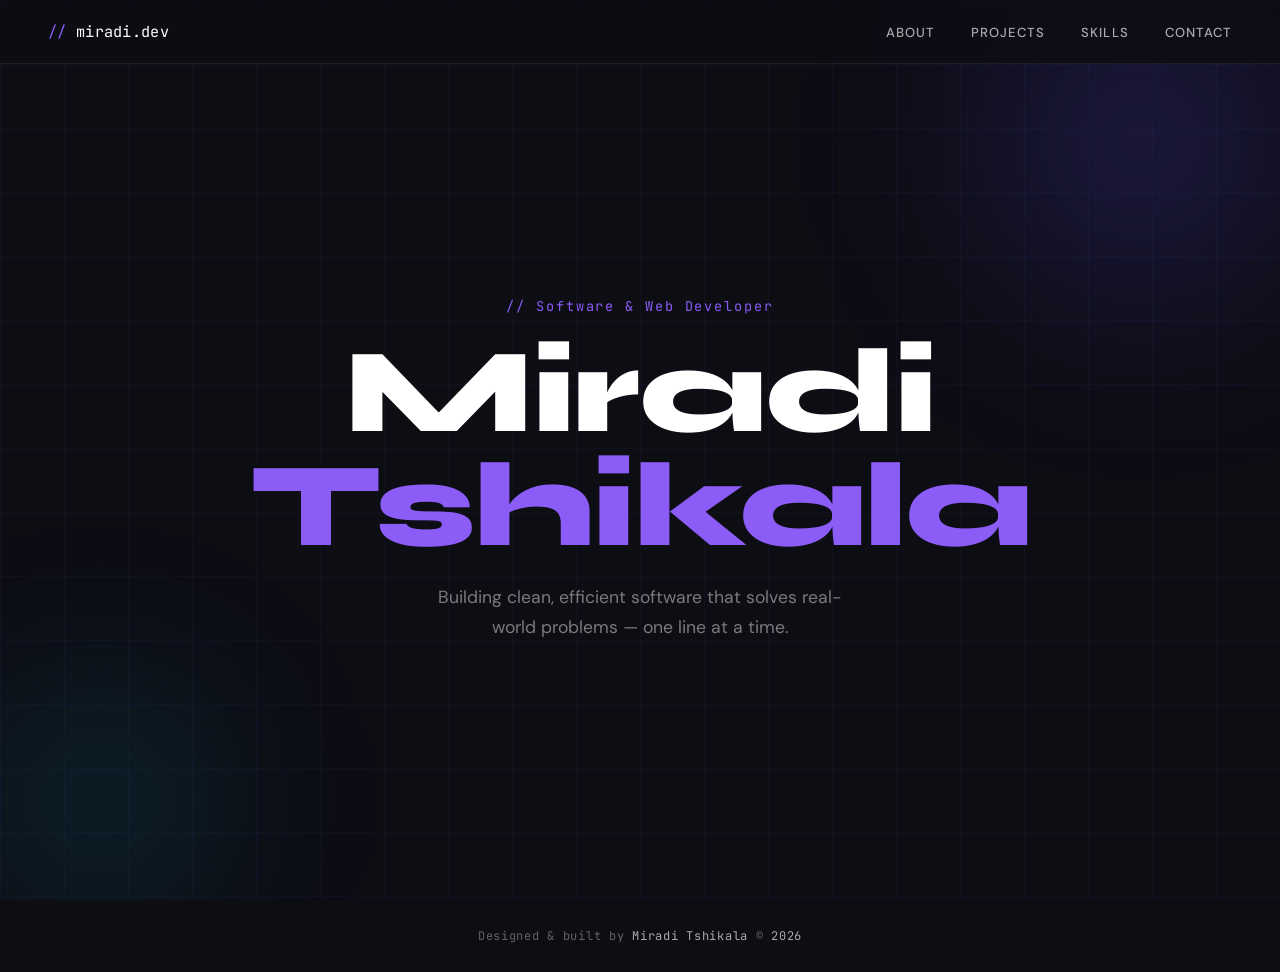
<file: index.html>
<!DOCTYPE html>
<html lang="en">
<head>
  <meta charset="UTF-8">
  <meta name="viewport" content="width=device-width, initial-scale=1.0">
  <title>Miradi Tshikala | Software Developer</title>
  <link rel="preconnect" href="https://fonts.googleapis.com">
  <link href="https://fonts.googleapis.com/css2?family=Syne:wght@400;600;700;800&family=DM+Sans:wght@400;500;600&family=JetBrains+Mono:wght@400;500&display=swap" rel="stylesheet">
  <link rel="stylesheet" href="style.css">
</head>
<body>

<!-- NAV -->
<nav>
  <div class="nav-logo"><span>//</span> miradi.dev</div>
  <ul class="nav-links" id="navLinks">
    <li><a href="about.html">About</a></li>
    <li><a href="projects.html">Projects</a></li>
    <li><a href="skills.html">Skills</a></li>
    <li><a href="contact.html">Contact</a></li>
  </ul>
  <button class="nav-menu-btn" id="menuBtn" aria-label="Toggle menu">
    <span></span><span></span><span></span>
  </button>
</nav>

<!-- HERO -->
<section id="hero">
  <div class="hero-orb hero-orb-1"></div>
  <div class="hero-orb hero-orb-2"></div>

  <p class="hero-eyebrow">// Software &amp; Web Developer</p>
  <h1 class="hero-name">Miradi<br><span class="accent">Tshikala</span></h1>
  <p class="hero-sub">Building clean, efficient software that solves real-world problems — one line at a time.</p>
</section>

<!-- FOOTER -->
<footer>
  <p>Designed &amp; built by <span>Miradi Tshikala</span> &copy; <span id="year"></span></p>
</footer>

<script src="script.js"></script>
</body>
</html>
</file>
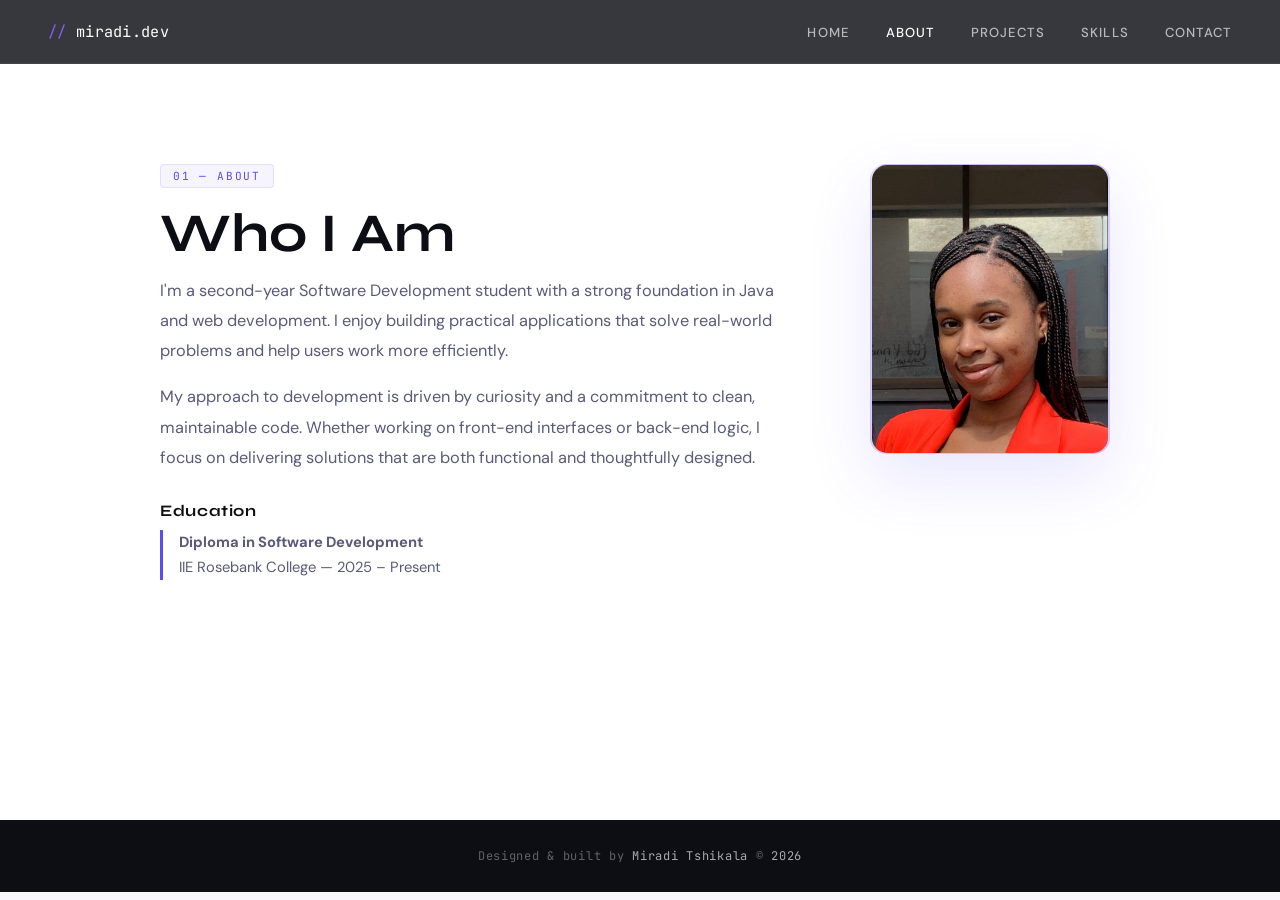
<file: about.html>
<!DOCTYPE html>
<html lang="en">
<head>
  <meta charset="UTF-8">
  <meta name="viewport" content="width=device-width, initial-scale=1.0">
  <title>About | Miradi Tshikala</title>
  <link rel="preconnect" href="https://fonts.googleapis.com">
  <link href="https://fonts.googleapis.com/css2?family=Syne:wght@400;600;700;800&family=DM+Sans:wght@400;500;600&family=JetBrains+Mono:wght@400;500&display=swap" rel="stylesheet">
  <link rel="stylesheet" href="style.css">
  <style>
    body { padding-top: 64px; }
    #about { min-height: calc(100vh - 64px - 80px); }
  </style>
</head>
<body>

<!-- NAV -->
<nav>
  <div class="nav-logo"><span>//</span> miradi.dev</div>
  <ul class="nav-links" id="navLinks">
    <li><a href="index.html">Home</a></li>
    <li><a href="about.html" class="active">About</a></li>
    <li><a href="projects.html">Projects</a></li>
    <li><a href="skills.html">Skills</a></li>
    <li><a href="contact.html">Contact</a></li>
  </ul>
  <button class="nav-menu-btn" id="menuBtn" aria-label="Toggle menu">
    <span></span><span></span><span></span>
  </button>
</nav>

<!-- ABOUT -->
<section id="about">
  <div class="about-inner">
    <div class="about-text reveal">
      <span class="section-tag">01 — About</span>
      <h2 class="section-heading">Who I Am</h2>

      <p>
        I'm a second-year Software Development student with a strong foundation in
        Java and web development. I enjoy building practical applications that solve
        real-world problems and help users work more efficiently.
      </p>
      <p>
        My approach to development is driven by curiosity and a commitment to clean,
        maintainable code. Whether working on front-end interfaces or back-end logic,
        I focus on delivering solutions that are both functional and thoughtfully designed.
      </p>

      <div class="education-label">Education</div>
      <div class="education-item">
        <strong>Diploma in Software Development</strong><br>
        IIE Rosebank College &mdash; 2025 &ndash; Present
      </div>
    </div>

    <div class="about-photo-wrap reveal">
      <div class="about-photo-placeholder">
        <img src="IMG_2064.jpg" alt="Miradi Tshikala" class="about-photo">
      </div>
    </div>
  </div>
</section>

<!-- FOOTER -->
<footer>
  <p>Designed &amp; built by <span>Miradi Tshikala</span> &copy; <span id="year"></span></p>
</footer>

<script src="script.js"></script>
</body>
</html>
</file>
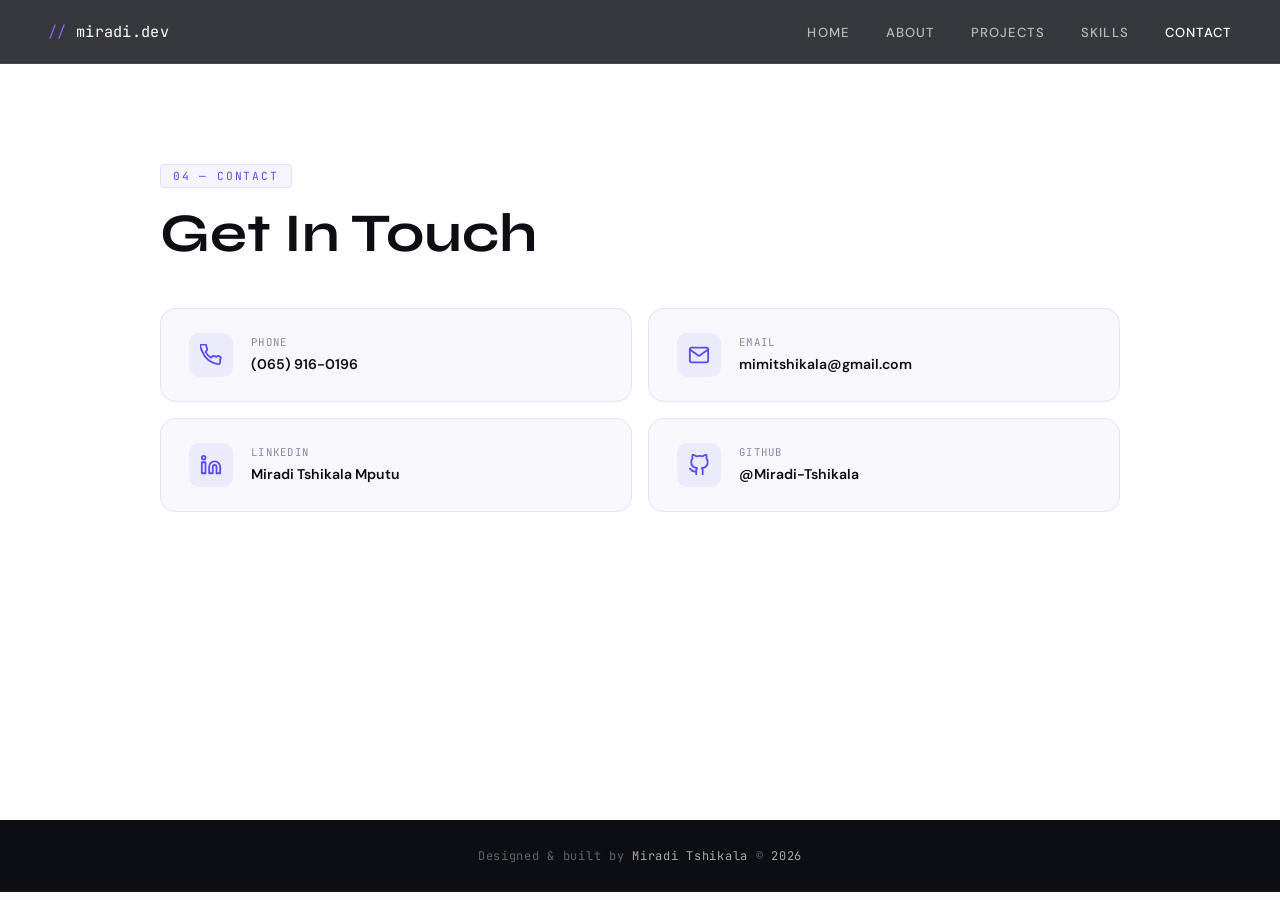
<file: contact.html>
<!DOCTYPE html>
<html lang="en">
<head>
  <meta charset="UTF-8">
  <meta name="viewport" content="width=device-width, initial-scale=1.0">
  <title>Contact | Miradi Tshikala</title>
  <link rel="preconnect" href="https://fonts.googleapis.com">
  <link href="https://fonts.googleapis.com/css2?family=Syne:wght@400;600;700;800&family=DM+Sans:wght@400;500;600&family=JetBrains+Mono:wght@400;500&display=swap" rel="stylesheet">
  <link rel="stylesheet" href="style.css">
  <style>
    body { padding-top: 64px; }
    #contact { min-height: calc(100vh - 64px - 80px); }
  </style>
</head>
<body>
 
<!-- NAV -->
<nav>
  <div class="nav-logo"><span>//</span> miradi.dev</div>
  <ul class="nav-links" id="navLinks">
    <li><a href="index.html">Home</a></li>
    <li><a href="about.html">About</a></li>
    <li><a href="projects.html">Projects</a></li>
    <li><a href="skills.html">Skills</a></li>
    <li><a href="contact.html" class="active">Contact</a></li>
  </ul>
  <button class="nav-menu-btn" id="menuBtn" aria-label="Toggle menu">
    <span></span><span></span><span></span>
  </button>
</nav>

<!-- CONTACT -->
<section id="contact">
  <div class="contact-inner">
    <span class="section-tag reveal">04 — Contact</span>
    <h2 class="section-heading reveal">Get In Touch</h2>

    <div class="contact-grid">

      <!-- Phone -->
      <div class="contact-card reveal">
        <div class="contact-icon">
          <svg width="22" height="22" viewBox="0 0 24 24" fill="none" stroke="currentColor" stroke-width="2" stroke-linecap="round" stroke-linejoin="round">
            <path d="M22 16.92v3a2 2 0 01-2.18 2 19.79 19.79 0 01-8.63-3.07A19.5 19.5 0 013.07 9.18a19.79 19.79 0 01-3.07-8.67A2 2 0 012 .5h3a2 2 0 012 1.72c.127.96.361 1.903.7 2.81a2 2 0 01-.45 2.11L6.09 8.91a16 16 0 006 6l1.27-1.27a2 2 0 012.11-.45c.907.339 1.85.573 2.81.7A2 2 0 0122 16.92z"/>
          </svg>
        </div>
        <div>
          <div class="contact-label">Phone</div>
          <div class="contact-value"><a href="tel:+27659160196">(065) 916-0196</a></div>
        </div>
      </div>

      <!-- Email -->
      <div class="contact-card reveal">
        <div class="contact-icon">
          <svg width="22" height="22" viewBox="0 0 24 24" fill="none" stroke="currentColor" stroke-width="2" stroke-linecap="round" stroke-linejoin="round">
            <path d="M4 4h16c1.1 0 2 .9 2 2v12c0 1.1-.9 2-2 2H4c-1.1 0-2-.9-2-2V6c0-1.1.9-2 2-2z"/><polyline points="22,6 12,13 2,6"/>
          </svg>
        </div>
        <div>
          <div class="contact-label">Email</div>
          <div class="contact-value"><a href="mailto:mimitshikala@gmail.com">mimitshikala@gmail.com</a></div>
        </div>
      </div>

      <!-- LinkedIn -->
      <div class="contact-card reveal">
        <div class="contact-icon">
          <svg width="22" height="22" viewBox="0 0 24 24" fill="none" stroke="currentColor" stroke-width="2" stroke-linecap="round" stroke-linejoin="round">
            <path d="M16 8a6 6 0 016 6v7h-4v-7a2 2 0 00-2-2 2 2 0 00-2 2v7h-4v-7a6 6 0 016-6z"/><rect x="2" y="9" width="4" height="12"/><circle cx="4" cy="4" r="2"/>
          </svg>
        </div>
        <div>
          <div class="contact-label">LinkedIn</div>
          <div class="contact-value">
            <a href="https://www.linkedin.com/in/miradi-tshikala-mputu-727657329/" target="_blank" rel="noopener">Miradi Tshikala Mputu</a>
          </div>
        </div>
      </div>

      <!-- GitHub -->
      <div class="contact-card reveal">
        <div class="contact-icon">
          <svg width="22" height="22" viewBox="0 0 24 24" fill="none" stroke="currentColor" stroke-width="2" stroke-linecap="round" stroke-linejoin="round">
            <path d="M9 19c-5 1.5-5-2.5-7-3m14 6v-3.87a3.37 3.37 0 00-.94-2.61c3.14-.35 6.44-1.54 6.44-7A5.44 5.44 0 0020 4.77 5.07 5.07 0 0019.91 1S18.73.65 16 2.48a13.38 13.38 0 00-7 0C6.27.65 5.09 1 5.09 1A5.07 5.07 0 005 4.77a5.44 5.44 0 00-1.5 3.78c0 5.42 3.3 6.61 6.44 7A3.37 3.37 0 009 18.13V22"/>
          </svg>
        </div>
        <div>
          <div class="contact-label">GitHub</div>
          <div class="contact-value">
            <a href="https://github.com/Miradi-Tshikala" target="_blank" rel="noopener">@Miradi-Tshikala</a>
          </div>
        </div>
      </div>

    </div>
  </div>
</section>

<!-- FOOTER -->
<footer>
  <p>Designed &amp; built by <span>Miradi Tshikala</span> &copy; <span id="year"></span></p>
</footer>

<script src="script.js"></script>
</body>
</html>
</file>
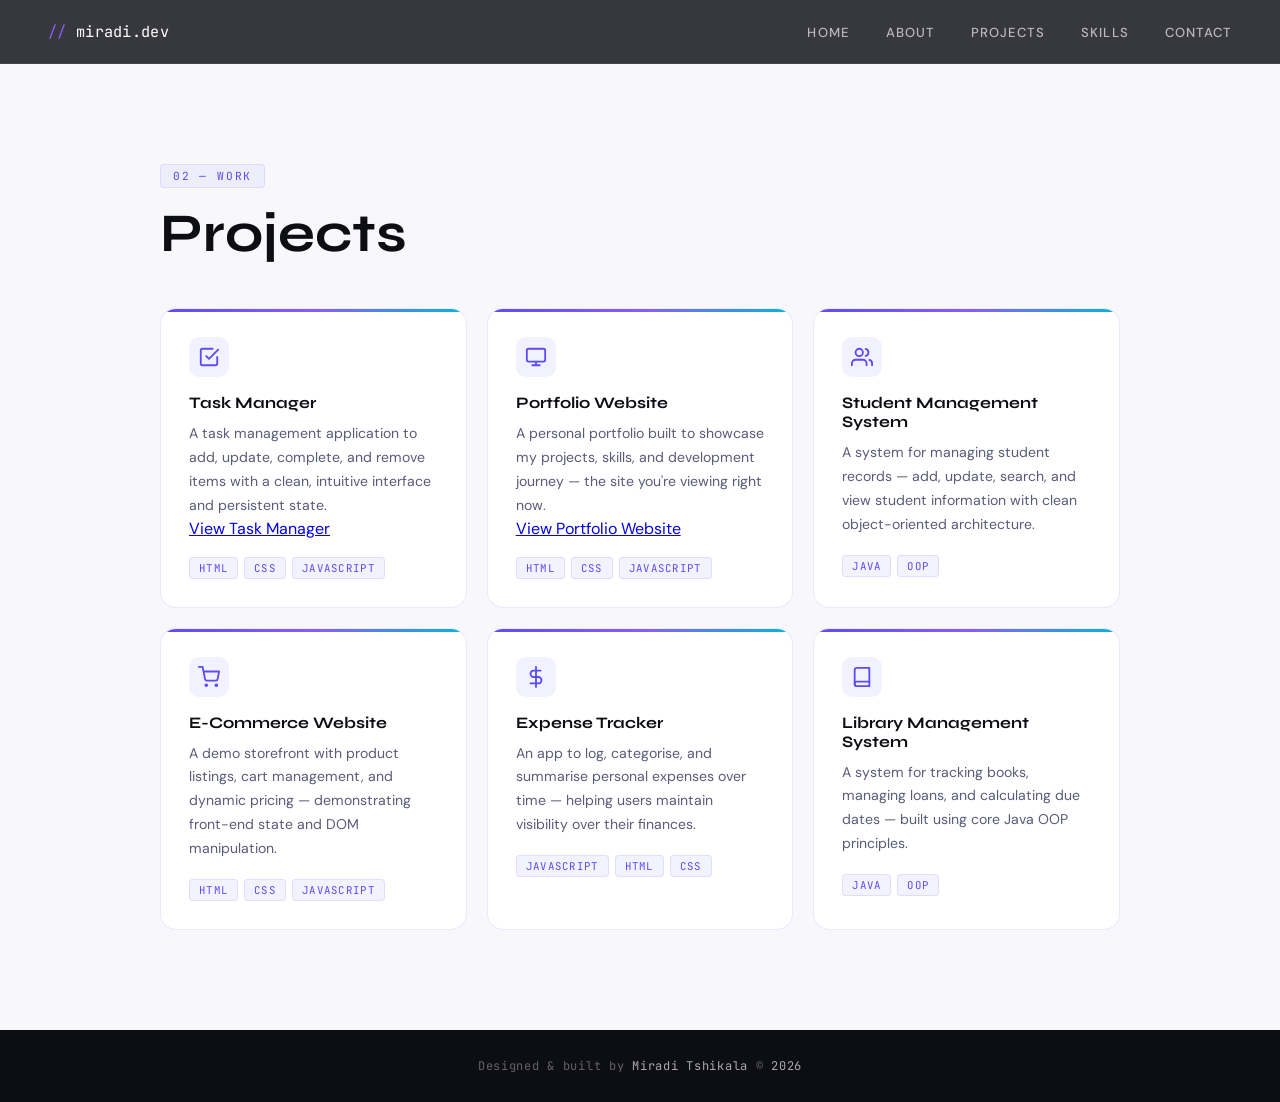
<file: projects.html>
<!DOCTYPE html>
<html lang="en">
<head>
  <meta charset="UTF-8">
  <meta name="viewport" content="width=device-width, initial-scale=1.0">
  <title>Projects | Miradi Tshikala</title>
  <link rel="preconnect" href="https://fonts.googleapis.com">
  <link href="https://fonts.googleapis.com/css2?family=Syne:wght@400;600;700;800&family=DM+Sans:wght@400;500;600&family=JetBrains+Mono:wght@400;500&display=swap" rel="stylesheet">
  <link rel="stylesheet" href="style.css">
  <style>
    body { padding-top: 64px; }
    #projects { min-height: calc(100vh - 64px - 80px); }
  </style>
</head>
<body>
 
<!-- NAV -->
<nav>
  <div class="nav-logo"><span>//</span> miradi.dev</div>
  <ul class="nav-links" id="navLinks">
    <li><a href="index.html">Home</a></li>
    <li><a href="about.html">About</a></li>
    <li><a href="projects.html" class="active">Projects</a></li>
    <li><a href="skills.html">Skills</a></li>
    <li><a href="contact.html">Contact</a></li>
  </ul>
  <button class="nav-menu-btn" id="menuBtn" aria-label="Toggle menu">
    <span></span><span></span><span></span>
  </button>
</nav>

<!-- PROJECTS -->
<section id="projects">
  <div class="projects-inner">
    <span class="section-tag reveal">02 — Work</span>
    <h2 class="section-heading reveal">Projects</h2>

    <div class="projects-grid">

      <!-- Task Manager -->
      <div class="project-card reveal">
        <div class="project-icon">
          <svg width="22" height="22" viewBox="0 0 24 24" fill="none" stroke="currentColor" stroke-width="2" stroke-linecap="round" stroke-linejoin="round">
            <path d="M9 11l3 3L22 4"/><path d="M21 12v7a2 2 0 01-2 2H5a2 2 0 01-2-2V5a2 2 0 012-2h11"/>
          </svg>
        </div>
        <div class="project-name">Task Manager</div>
        <p class="project-desc">A task management application to add, update, complete, and remove items with a clean, intuitive interface and persistent state.</p>
        <a href="https://task-manager-68v8.vercel.app/" class="project-link">View Task Manager </a>
        <div class="project-tags">
          <span class="proj-tag">HTML</span>
          <span class="proj-tag">CSS</span>
          <span class="proj-tag">JavaScript</span>
        </div>
      </div>

      <!-- Portfolio Website -->
      <div class="project-card reveal">
        <div class="project-icon">
          <svg width="22" height="22" viewBox="0 0 24 24" fill="none" stroke="currentColor" stroke-width="2" stroke-linecap="round" stroke-linejoin="round">
            <rect x="2" y="3" width="20" height="14" rx="2"/><path d="M8 21h8M12 17v4"/>
          </svg>
        </div>
        <div class="project-name">Portfolio Website</div>
        <p class="project-desc">A personal portfolio built to showcase my projects, skills, and development journey — the site you're viewing right now.</p>
        <a href="https://my-portfolio-peach-xi-86.vercel.app/" class="project-link">View Portfolio Website </a><div class="project-tags">
          <span class="proj-tag">HTML</span>
          <span class="proj-tag">CSS</span>
          <span class="proj-tag">JavaScript</span>
        </div>
      </div>

      <!-- Student Management System -->
      <div class="project-card reveal">
        <div class="project-icon">
          <svg width="22" height="22" viewBox="0 0 24 24" fill="none" stroke="currentColor" stroke-width="2" stroke-linecap="round" stroke-linejoin="round">
            <path d="M17 21v-2a4 4 0 00-4-4H5a4 4 0 00-4 4v2"/><circle cx="9" cy="7" r="4"/><path d="M23 21v-2a4 4 0 00-3-3.87M16 3.13a4 4 0 010 7.75"/>
          </svg>
        </div>
        <div class="project-name">Student Management System</div>
        <p class="project-desc">A system for managing student records — add, update, search, and view student information with clean object-oriented architecture.</p>
        <div class="project-tags">
          <span class="proj-tag">Java</span>
          <span class="proj-tag">OOP</span>
        </div>
      </div>

      <!-- E-Commerce Website -->
      <div class="project-card reveal">
        <div class="project-icon">
          <svg width="22" height="22" viewBox="0 0 24 24" fill="none" stroke="currentColor" stroke-width="2" stroke-linecap="round" stroke-linejoin="round">
            <circle cx="9" cy="21" r="1"/><circle cx="20" cy="21" r="1"/><path d="M1 1h4l2.68 13.39a2 2 0 002 1.61h9.72a2 2 0 002-1.61L23 6H6"/>
          </svg>
        </div>
        <div class="project-name">E-Commerce Website</div>
        <p class="project-desc">A demo storefront with product listings, cart management, and dynamic pricing — demonstrating front-end state and DOM manipulation.</p>
        <div class="project-tags">
          <span class="proj-tag">HTML</span>
          <span class="proj-tag">CSS</span>
          <span class="proj-tag">JavaScript</span>
        </div>
      </div>

      <!-- Expense Tracker -->
      <div class="project-card reveal">
        <div class="project-icon">
          <svg width="22" height="22" viewBox="0 0 24 24" fill="none" stroke="currentColor" stroke-width="2" stroke-linecap="round" stroke-linejoin="round">
            <line x1="12" y1="1" x2="12" y2="23"/><path d="M17 5H9.5a3.5 3.5 0 000 7h5a3.5 3.5 0 010 7H6"/>
          </svg>
        </div>
        <div class="project-name">Expense Tracker</div>
        <p class="project-desc">An app to log, categorise, and summarise personal expenses over time — helping users maintain visibility over their finances.</p>
        <div class="project-tags">
          <span class="proj-tag">JavaScript</span>
          <span class="proj-tag">HTML</span>
          <span class="proj-tag">CSS</span>
        </div>
      </div>

      <!-- Library Management System -->
      <div class="project-card reveal">
        <div class="project-icon">
          <svg width="22" height="22" viewBox="0 0 24 24" fill="none" stroke="currentColor" stroke-width="2" stroke-linecap="round" stroke-linejoin="round">
            <path d="M4 19.5A2.5 2.5 0 016.5 17H20"/><path d="M6.5 2H20v20H6.5A2.5 2.5 0 014 19.5v-15A2.5 2.5 0 016.5 2z"/>
          </svg>
        </div>
        <div class="project-name">Library Management System</div>
        <p class="project-desc">A system for tracking books, managing loans, and calculating due dates — built using core Java OOP principles.</p>
        <div class="project-tags">
          <span class="proj-tag">Java</span>
          <span class="proj-tag">OOP</span>
        </div>
      </div>

    </div>
  </div>
</section>

<!-- FOOTER -->
<footer>
  <p>Designed &amp; built by <span>Miradi Tshikala</span> &copy; <span id="year"></span></p>
</footer>

<script src="script.js"></script>
</body>
</html>
</file>
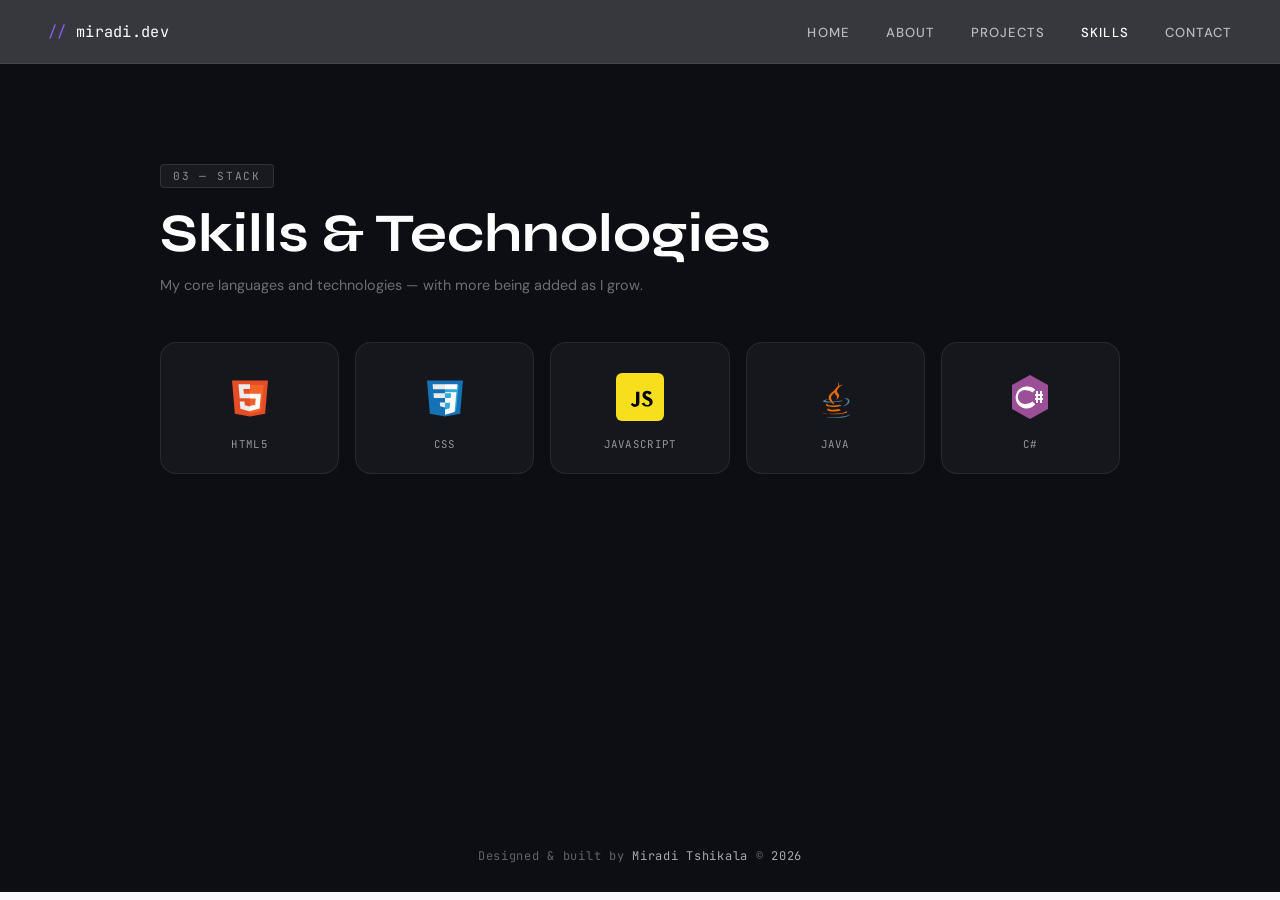
<file: skills.html>
<!DOCTYPE html>
<html lang="en">
<head>
  <meta charset="UTF-8">
  <meta name="viewport" content="width=device-width, initial-scale=1.0">
  <title>Skills | Miradi Tshikala</title>
  <link rel="preconnect" href="https://fonts.googleapis.com">
  <link href="https://fonts.googleapis.com/css2?family=Syne:wght@400;600;700;800&family=DM+Sans:wght@400;500;600&family=JetBrains+Mono:wght@400;500&display=swap" rel="stylesheet">
  <link rel="stylesheet" href="style.css">
  <style>
    body { padding-top: 64px; }
    #languages { min-height: calc(100vh - 64px - 80px); }
  </style>
</head>
<body>

<!-- NAV -->
<nav>
  <div class="nav-logo"><span>//</span> miradi.dev</div>
  <ul class="nav-links" id="navLinks">
    <li><a href="index.html">Home</a></li>
    <li><a href="about.html">About</a></li>
    <li><a href="projects.html">Projects</a></li>
    <li><a href="skills.html" class="active">Skills</a></li>
    <li><a href="contact.html">Contact</a></li>
  </ul>
  <button class="nav-menu-btn" id="menuBtn" aria-label="Toggle menu">
    <span></span><span></span><span></span>
  </button>
</nav>

<!-- SKILLS -->
<section id="languages">
  <div class="languages-inner">
    <span class="section-tag reveal">03 — Stack</span>
    <h2 class="section-heading reveal">Skills &amp; Technologies</h2>
    <p class="section-sub reveal">My core languages and technologies — with more being added as I grow.</p>

    <div class="lang-grid">

      <!-- HTML5 -->
      <div class="lang-card reveal">
        <div class="lang-icon">
          <!-- HTML5 official logo shape in SVG -->
          <svg viewBox="0 0 32 32" width="48" height="48" xmlns="http://www.w3.org/2000/svg">
            <path d="M5.902 27.201L4 5h24l-1.902 22.201L15.999 29z" fill="#e44d26"/>
            <path d="M16 27.128l7.365-2.043L25.09 8.061H16z" fill="#f16529"/>
            <path d="M16 13.856h-4.09l-.282-3.153H16V7.56H8.321l.074.83.759 8.513H16zm0 8.546l-.014.004-3.442-.929-.22-2.465H9.167l.433 4.852 6.396 1.777.004-.002z" fill="#ebebeb"/>
            <path d="M15.989 13.856v3.217h3.827l-.36 4.024-3.467.937v3.342l6.396-1.774.047-.522.734-8.221.076-.996H16z" fill="#fff"/>
          </svg>
        </div>
        <div class="lang-label">HTML5</div>
      </div>

      <!-- CSS3 -->
      <div class="lang-card reveal">
        <div class="lang-icon">
          <svg viewBox="0 0 32 32" width="48" height="48" xmlns="http://www.w3.org/2000/svg">
            <path d="M5.902 27.201L4 5h24l-1.902 22.201L15.999 29z" fill="#1572b6"/>
            <path d="M16 27.128l7.365-2.043L25.09 8.061H16z" fill="#33a9dc"/>
            <path d="M16 13.526h4.09l-.283 3.165H16v3.215h3.457l-.324 3.609L16 24.449v3.345l6.396-1.774.047-.522 1.031-11.57.107-1.169H16zm0-5.966v3.241h8.001l.065-.724.148-1.66.076-.857z" fill="#fff"/>
            <path d="M16 7.56v3.241H8.008l-.282-3.241zm-.011 5.966H8.33l.282 3.159h7.377v-3.159zm0 6.214H12.54l.22 2.464 3.229.871v-3.335z" fill="#ebebeb"/>
          </svg>
        </div>
        <div class="lang-label">CSS</div>
      </div>

      <!-- JavaScript -->
      <div class="lang-card reveal">
        <div class="lang-icon">
          <svg viewBox="0 0 32 32" width="48" height="48" xmlns="http://www.w3.org/2000/svg">
            <rect width="32" height="32" rx="4" fill="#f7df1e"/>
            <path d="M18.774 19.707c.446.925.997 1.607 1.994 1.607 1.02 0 1.618-.502 1.618-1.39 0-.959-.652-1.292-1.619-1.75l-.52-.224c-1.558-.67-2.579-1.488-2.579-3.22 0-1.614 1.205-2.837 3.114-2.837 1.35 0 2.319.446 3.02 1.619l-1.65 1.069c-.37-.633-.747-.878-1.36-.878-.633 0-1.02.39-1.02.878 0 .614.39.856 1.282 1.243l.52.222c1.838.784 2.852 1.576 2.852 3.352 0 1.95-1.482 3.004-3.518 3.004-1.949 0-3.207-.912-3.854-2.126zm-7.634.204c.3.522.59.986 1.244.986.614 0 .986-.259.986-1.2V12.5h2.22v7.233c0 2.014-1.147 2.91-2.838 2.91-1.54 0-2.41-.79-2.878-1.764z"/>
          </svg>
        </div>
        <div class="lang-label">JavaScript</div>
      </div>

      <!-- Java -->
      <div class="lang-card reveal">
        <div class="lang-icon">
          <svg viewBox="0 0 32 32" width="48" height="48" xmlns="http://www.w3.org/2000/svg">
            <path d="M12.074 23.466s-1.042.616.741.822c2.17.248 3.275.213 5.665-.24 0 0 .627.397 1.507.74-5.362 2.307-12.135-.133-7.913-1.322z" fill="#e76f00"/>
            <path d="M11.395 20.413s-1.176.877.617 1.062c2.324.24 4.157.26 7.331-.353 0 0 .44.451 1.131.695-6.495 1.911-13.729.151-9.079-1.404z" fill="#e76f00"/>
            <path d="M16.917 14.973c1.32 1.532-.347 2.91-.347 2.91s3.352-1.745 1.812-3.928c-1.44-2.027-2.545-3.03 3.435-6.504 0 0-9.386 2.37-4.9 7.522z" fill="#e76f00"/>
            <path d="M23.99 25.527s.77.64-.849 1.135c-3.082.943-12.83 1.228-15.535.038-0.974-.43.851-.025.851-.025s.978.36 2.368.43c3.27.168 8.28-.088 10.581-.688l2.584-.89z" fill="#e76f00"/>
            <path d="M12.74 17.244s-4.98 1.194-1.766 1.627c1.36.187 4.063.145 6.585-.073 2.065-.179 4.139-.561 4.139-.561s-.728.314-1.252.672c-5.064 1.344-14.847.718-12.027-.65 2.384-1.16 4.321-.015 4.321-.015z" fill="#5382a1"/>
            <path d="M21.447 22.19c5.153-2.703 2.771-5.298 1.106-4.95-.408.086-.592.16-.592.16s.151-.239.44-.34c3.295-1.168 5.831 3.451-1.06 5.28 0 0 .08-.072.106-.15z" fill="#5382a1"/>
            <path d="M18.076 6s2.842 2.863-2.695 7.267c-4.44 3.525-.001 5.534 0 7.826-2.587-2.345-4.484-4.41-3.21-6.333 1.87-2.815 7.046-4.18 5.905-8.76z" fill="#e76f00"/>
            <path d="M13.334 29.827c4.944.319 12.527-.177 12.71-2.524 0 0-.345.892-4.086 1.6-4.235.8-9.453.706-12.542.194 0 0 .634.53 3.918.73z" fill="#5382a1"/>
          </svg>
        </div>
        <div class="lang-label">Java</div>
      </div>

      <!-- C# -->
      <div class="lang-card reveal">
        <div class="lang-icon">
          <svg viewBox="0 0 48 48" width="48" height="48" xmlns="http://www.w3.org/2000/svg">
            <!-- Hexagon background -->
            <polygon points="24,2 42,12 42,36 24,46 6,36 6,12" fill="#9b4f96"/>
            <!-- C letter -->
            <path d="M21.5 17.5a7 7 0 100 13 7 7 0 004.95-2.05l2.83 2.83A11 11 0 1121.5 13.5v0a11 11 0 017.78 3.22l-2.83 2.83A7 7 0 0021.5 17.5z" fill="#ffffff"/>
            <!-- # symbol — two vertical bars -->
            <rect x="30" y="18" width="2" height="12" fill="#ffffff"/>
            <rect x="34" y="18" width="2" height="12" fill="#ffffff"/>
            <!-- # symbol — two horizontal bars -->
            <rect x="29" y="21" width="8" height="2" fill="#ffffff"/>
            <rect x="29" y="25" width="8" height="2" fill="#ffffff"/>
          </svg>
        </div>
        <div class="lang-label">C#</div>
      </div>

    </div>
  </div>
</section>

<!-- FOOTER -->
<footer>
  <p>Designed &amp; built by <span>Miradi Tshikala</span> &copy; <span id="year"></span></p>
</footer>

<script src="script.js"></script>
</body>
</html>
</file>
<file: style.css>
/* ===== RESET & VARIABLES ===== */
*, *::before, *::after { margin: 0; padding: 0; box-sizing: border-box; }

:root {
  --ink:       #0d0d14;
  --ink-mid:   #2a2a3d;
  --ink-light: #5a5a7a;
  --slate:     #8888aa;
  --accent:    #5b4cf5;
  --accent-2:  #8b5cf6;
  --accent-3:  #06b6d4;
  --surface:   #f8f8fc;
  --border:    rgba(91,76,245,0.12);
  --glow:      rgba(91,76,245,0.18);
  --radius:    16px;
  --radius-sm: 10px;
  --mono:      'JetBrains Mono', 'Fira Code', monospace;
}

html { scroll-behavior: auto; } /* JS lerp engine handles easing */

body {
  font-family: 'DM Sans', sans-serif;
  color: var(--ink);
  background: var(--surface);
  overflow-x: hidden;
  /* Momentum scroll: native wheel events are intercepted by JS lerp engine.
     We keep overflow-y: scroll so the scrollbar shows, but all actual
     scrollTo() calls come from the animation loop. */
  overflow-y: scroll;
  scroll-behavior: auto; /* JS handles easing — disable CSS smooth scroll */
}

/* ===== NAV ===== */
nav {
  position: fixed;
  inset: 0 0 auto;
  z-index: 999;
  height: 64px;
  padding: 0 48px;
  display: flex;
  align-items: center;
  justify-content: space-between;
  background: rgba(13,13,20,0.82);
  backdrop-filter: blur(20px);
  -webkit-backdrop-filter: blur(20px);
  border-bottom: 1px solid rgba(255,255,255,0.07);
}
.nav-logo { font-family: var(--mono); font-size: 0.95rem; color: #fff; letter-spacing: 0.02em; }
.nav-logo span { color: var(--accent-2); }
.nav-links { display: flex; gap: 36px; list-style: none; }
.nav-links a {
  font-size: 0.82rem;
  font-weight: 500;
  color: rgba(255,255,255,0.65);
  text-decoration: none;
  letter-spacing: 0.08em;
  text-transform: uppercase;
  transition: color 0.2s;
}
.nav-links a:hover, .nav-links a.active { color: #fff; }
.nav-menu-btn {
  display: none;
  background: none;
  border: none;
  cursor: pointer;
  flex-direction: column;
  gap: 5px;
  padding: 4px;
}
.nav-menu-btn span {
  display: block;
  width: 22px; height: 2px;
  background: rgba(255,255,255,0.8);
  border-radius: 2px;
  transition: 0.3s;
}

/* ===== SHARED SECTION ===== */
section { padding: 100px 24px; }

/* Unified inner container */
.about-inner, .projects-inner, .languages-inner, .contact-inner {
  max-width: 960px;
  margin: 0 auto;
}

.section-tag {
  display: inline-block;
  font-family: var(--mono);
  font-size: 0.7rem;
  letter-spacing: 0.16em;
  text-transform: uppercase;
  color: var(--accent);
  background: rgba(91,76,245,0.06);
  border: 1px solid var(--border);
  padding: 4px 12px;
  border-radius: 4px;
  margin-bottom: 16px;
}
.section-heading {
  font-family: 'Syne', sans-serif;
  font-size: clamp(2.2rem, 5vw, 3.4rem);
  font-weight: 700;
  color: var(--ink);
  line-height: 1.1;
  margin-bottom: 12px;
}
.section-sub { font-size: 0.9rem; color: var(--ink-light); margin-top: 8px; margin-bottom: 48px; }

/* Shared card base + hover */
.project-card, .contact-card {
  background: #fff;
  border: 1px solid var(--border);
  border-radius: var(--radius);
  transition: transform 0.3s, box-shadow 0.3s, border-color 0.3s;
}
.project-card:hover, .contact-card:hover {
  transform: translateY(-4px);
  box-shadow: 0 20px 48px var(--glow);
  border-color: rgba(91,76,245,0.25);
}

/* Shared icon box */
.project-icon, .contact-icon {
  display: flex;
  align-items: center;
  justify-content: center;
  background: rgba(91,76,245,0.08);
  border-radius: var(--radius-sm);
  color: var(--accent);
  flex-shrink: 0;
}
.project-icon { width: 40px; height: 40px; margin-bottom: 16px; }
.contact-icon { width: 44px; height: 44px; }

/* Shared mono micro-labels */
.proj-tag, .contact-label, .lang-label {
  font-family: var(--mono);
  font-size: 0.67rem;
  letter-spacing: 0.12em;
  text-transform: uppercase;
}

/* Reveal animation */
.reveal { opacity: 0; transform: translateY(28px); transition: opacity 0.65s ease, transform 0.65s ease; }
.reveal.visible { opacity: 1; transform: translateY(0); }

/* ===== HERO ===== */
#hero {
  min-height: 100vh;
  background: var(--ink);
  display: flex;
  flex-direction: column;
  align-items: center;
  justify-content: center;
  text-align: center;
  padding: 120px 24px 80px;
  position: relative;
  overflow: hidden;
}
#hero::before {
  content: '';
  position: absolute;
  inset: 0;
  background-image:
    linear-gradient(rgba(91,76,245,0.06) 1px, transparent 1px),
    linear-gradient(90deg, rgba(91,76,245,0.06) 1px, transparent 1px);
  background-size: 64px 64px;
  pointer-events: none;
}
.hero-orb { position: absolute; border-radius: 50%; filter: blur(80px); pointer-events: none; }
.hero-orb-1 {
  width: 480px; height: 480px;
  background: radial-gradient(circle, rgba(91,76,245,0.25), transparent 70%);
  top: -100px; right: -100px;
}
.hero-orb-2 {
  width: 360px; height: 360px;
  background: radial-gradient(circle, rgba(6,182,212,0.18), transparent 70%);
  bottom: -80px; left: -80px;
}
.hero-eyebrow, .hero-name, .hero-sub { position: relative; z-index: 1; }

.hero-eyebrow {
  font-family: var(--mono);
  font-size: 0.85rem;
  color: var(--accent-2);
  letter-spacing: 0.14em;
  margin-bottom: 20px;
  animation: fadeUp 0.7s cubic-bezier(0.22,1,0.36,1) both;
}
.hero-name {
  font-family: 'Syne', sans-serif;
  font-size: clamp(3.8rem, 11vw, 7.5rem);
  font-weight: 800;
  color: #fff;
  line-height: 0.95;
  letter-spacing: -0.02em;
  animation: fadeUp 0.85s cubic-bezier(0.22,1,0.36,1) 0.1s both;
}
.hero-name .accent { color: var(--accent-2); }
.hero-sub {
  font-size: clamp(0.95rem, 2vw, 1.1rem);
  color: rgba(255,255,255,0.45);
  margin-top: 20px;
  max-width: 420px;
  line-height: 1.7;
  animation: fadeUp 0.9s cubic-bezier(0.22,1,0.36,1) 0.2s both;
}
@keyframes fadeUp {
  from { opacity: 0; transform: translateY(24px); }
  to   { opacity: 1; transform: translateY(0); }
}

/* ===== ABOUT ===== */
#about { background: #fff; }
.about-inner { display: grid; grid-template-columns: 1fr 260px; gap: 72px; align-items: start; }
.about-text p { font-size: 1.02rem; line-height: 1.85; color: var(--ink-light); margin-bottom: 16px; }
.education-label { font-family: 'Syne', sans-serif; font-size: 1rem; font-weight: 700; color: var(--ink); margin: 28px 0 10px; letter-spacing: 0.04em; }
.education-item { font-size: 0.92rem; line-height: 1.7; color: var(--ink-light); border-left: 3px solid var(--accent); padding-left: 16px; }
.about-photo-wrap { display: flex; justify-content: center; }
.about-photo, .about-photo-placeholder { width: 240px; height: 290px; border-radius: var(--radius); border: 1px solid var(--border); }
.about-photo { object-fit: cover; box-shadow: 0 24px 64px rgba(91,76,245,0.14); }
.about-photo-placeholder { background: linear-gradient(135deg, #eeeeff, #e0d8ff); display: flex; align-items: center; justify-content: center; }

/* ===== PROJECTS ===== */
#projects { background: var(--surface); }
.projects-grid { display: grid; grid-template-columns: repeat(auto-fill, minmax(280px, 1fr)); gap: 20px; margin-top: 44px; }
.project-card { padding: 28px; position: relative; overflow: hidden; }
.project-card::before {
  content: '';
  position: absolute;
  top: 0; left: 0; right: 0;
  height: 3px;
  background: linear-gradient(90deg, var(--accent), var(--accent-2), var(--accent-3));
}
.project-name { font-family: 'Syne', sans-serif; font-size: 1rem; font-weight: 700; color: var(--ink); margin-bottom: 10px; }
.project-desc { font-size: 0.88rem; line-height: 1.7; color: var(--ink-light); }
.project-tags { display: flex; flex-wrap: wrap; gap: 6px; margin-top: 18px; }
.proj-tag { padding: 3px 9px; border-radius: 4px; background: rgba(91,76,245,0.07); color: var(--accent); border: 1px solid rgba(91,76,245,0.12); }

/* ===== SKILLS ===== */
#languages { background: var(--ink); }
#languages .section-tag { color: rgba(255,255,255,0.5); background: rgba(255,255,255,0.05); border-color: rgba(255,255,255,0.1); }
#languages .section-heading { color: #fff; }
#languages .section-sub { color: rgba(255,255,255,0.4); }
.lang-grid { display: grid; grid-template-columns: repeat(5, 1fr); gap: 16px; margin-top: 40px; }
.lang-card {
  background: rgba(255,255,255,0.04);
  border: 1px solid rgba(255,255,255,0.08);
  border-radius: var(--radius);
  padding: 28px 16px 22px;
  display: flex;
  flex-direction: column;
  align-items: center;
  gap: 14px;
  transition: transform 0.3s, background 0.3s, border-color 0.3s;
}
.lang-card:hover { transform: translateY(-6px); background: rgba(255,255,255,0.08); border-color: rgba(255,255,255,0.15); }
.lang-icon { width: 52px; height: 52px; display: flex; align-items: center; justify-content: center; }
.lang-label { color: rgba(255,255,255,0.55); }

/* ===== CONTACT ===== */
#contact { background: #fff; }
.contact-grid { display: grid; grid-template-columns: 1fr 1fr; gap: 16px; margin-top: 44px; }
.contact-card { background: var(--surface); padding: 24px 28px; display: flex; align-items: center; gap: 18px; }
.contact-label { color: var(--slate); margin-bottom: 4px; }
.contact-value a { font-size: 0.88rem; font-weight: 600; color: var(--ink); text-decoration: none; transition: color 0.2s; }
.contact-value a:hover { color: var(--accent); }

/* ===== FOOTER ===== */
footer {
  background: var(--ink);
  color: rgba(255,255,255,0.35);
  text-align: center;
  padding: 28px 24px;
  font-family: var(--mono);
  font-size: 0.75rem;
  letter-spacing: 0.06em;
}
footer span { color: rgba(255,255,255,0.65); }

/* ===== PAGE TRANSITION OVERLAY ===== */
.page-transition {
  position: fixed;
  inset: 0;
  background: var(--ink);
  z-index: 9999;
  pointer-events: none;
  opacity: 0;
  transition: opacity 0.44s cubic-bezier(0.4, 0, 0.2, 1);
}
.page-transition.fade-out { opacity: 1; pointer-events: all; }

/* ===== RESPONSIVE ===== */
@media (max-width: 768px) {
  nav { padding: 0 20px; }
  .nav-links {
    display: none;
    position: fixed;
    top: 64px; left: 0; right: 0;
    background: rgba(13,13,20,0.97);
    backdrop-filter: blur(20px);
    flex-direction: column;
    align-items: center;
    padding: 28px 0;
    gap: 22px;
    border-bottom: 1px solid rgba(255,255,255,0.07);
  }
  .nav-links.open { display: flex; }
  .nav-menu-btn { display: flex; }
  .about-inner { grid-template-columns: 1fr; gap: 40px; }
  .about-photo-wrap { order: -1; }
  .lang-grid { grid-template-columns: repeat(3, 1fr); }
  .contact-grid { grid-template-columns: 1fr; }
  .projects-grid { grid-template-columns: 1fr; }
}
@media (max-width: 480px) {
  .lang-grid { grid-template-columns: repeat(2, 1fr); }
}
</file>
